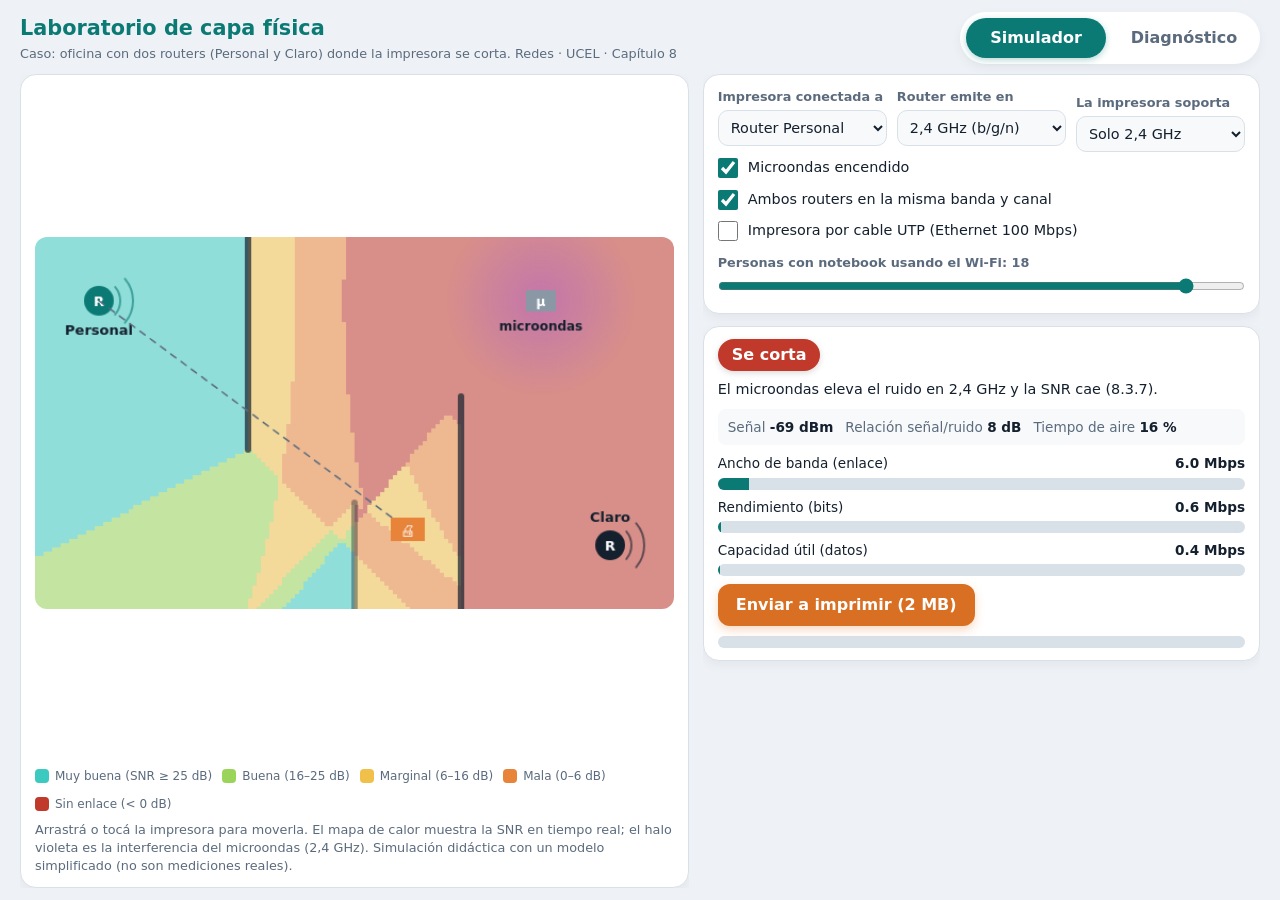
<file: index.html>
<!DOCTYPE html>
<html lang="es">
<head>
<meta charset="utf-8">
<meta name="viewport" content="width=device-width, initial-scale=1, viewport-fit=cover">
<title>Laboratorio de capa física · ¿Por qué no imprime?</title>
<link rel="stylesheet" href="css/styles.css">
</head>
<body>
<main>
  <div class="top">
    <header>
      <h1>Laboratorio de capa física</h1>
      <p class="sub">Caso: oficina con dos routers (Personal y Claro) donde la impresora se corta. Redes · UCEL · Capítulo 8</p>
    </header>
    <div class="tabs">
      <button class="on" data-t="sim">Simulador</button>
      <button data-t="dia">Diagnóstico</button>
    </div>
  </div>

  <section id="sim">
    <div class="col">
      <div class="card cvcard">
        <div id="cvw"><canvas id="cv" width="600" height="350"></canvas></div>
        <div class="legend">
          <span><i class="dot" style="background:#3cc9bf"></i> Muy buena (SNR ≥ 25 dB)</span>
          <span><i class="dot" style="background:#9bd45a"></i> Buena (16–25 dB)</span>
          <span><i class="dot" style="background:#f0c04a"></i> Marginal (6–16 dB)</span>
          <span><i class="dot" style="background:#e8833a"></i> Mala (0–6 dB)</span>
          <span><i class="dot" style="background:#c0392b"></i> Sin enlace (&lt; 0 dB)</span>
        </div>
        <p class="note">Arrastrá o tocá la impresora para moverla. El mapa de calor muestra la SNR en tiempo real; el halo violeta es la interferencia del microondas (2,4 GHz). Simulación didáctica con un modelo simplificado (no son mediciones reales).</p>
      </div>
    </div>

    <div class="col">
      <div class="card">
        <div class="grid">
          <div class="ctl"><label>Impresora conectada a</label><select id="rt"><option value="0">Router Personal</option><option value="1">Router Claro</option></select></div>
          <div class="ctl"><label>Router emite en</label><select id="bd"><option value="2.4">2,4 GHz (b/g/n)</option><option value="5">5 GHz (a/n)</option></select></div>
          <div class="ctl"><label>La impresora soporta</label><select id="ps"><option value="2.4">Solo 2,4 GHz</option><option value="both">2,4 y 5 GHz</option></select></div>
        </div>
        <label class="sw"><input type="checkbox" id="mw" checked> Microondas encendido</label>
        <label class="sw"><input type="checkbox" id="w2" checked> Ambos routers en la misma banda y canal</label>
        <label class="sw"><input type="checkbox" id="cb"> Impresora por cable UTP (Ethernet 100 Mbps)</label>
        <div class="ctl">
          <label>Personas con notebook usando el Wi-Fi: <b id="uv">18</b></label>
          <input type="range" id="us" min="0" max="20" value="18">
        </div>
      </div>
      <div class="card" id="out"></div>
    </div>
  </section>

  <section id="dia" class="hide">
    <div class="col">
      <div class="card" id="sym"></div>
    </div>
    <div class="col">
      <div class="card">
        <b>Causas probables</b>
        <div id="dout"></div>
        <p class="note">Ordena hipótesis del Capítulo 8; no reemplaza medir con tester de cable o analizador de Wi-Fi.</p>
      </div>
    </div>
  </section>
</main>
<script src="js/app.js"></script>
</body>
</html>
</file>
<file: css/styles.css>
:root {
  box-sizing: border-box;
  --bg: #eef2f6; --card: #ffffff; --tx: #14202e; --mu: #5b6b7d;
  --ac: #0b7a75; --bd: #d9e1e8; --wa: #d86f22; --ok: #1e9e5a;
  --bad: #c0392b; --cv: #f7f9fb; --on: #ffffff; --shadow: 0 4px 12px rgba(0,0,0,0.05);
}
@media (prefers-color-scheme: dark) {
  :root {
    --bg: #0b121a; --card: #14202c; --tx: #e8eef4; --mu: #9fb0c1;
    --ac: #3cc9bf; --bd: #27374a; --wa: #f0974f; --ok: #43c783;
    --bad: #ff6b5b; --cv: #101a24; --on: #06121a; --shadow: 0 4px 12px rgba(0,0,0,0.3);
  }
}
* { box-sizing: border-box; margin: 0; padding: 0; }
body { background: var(--bg); color: var(--tx); font-family: system-ui, -apple-system, sans-serif; line-height: 1.5; }
main {
  max-width: 820px; margin: 0 auto;
  padding: max(20px, env(safe-area-inset-top)) 16px max(40px, env(safe-area-inset-bottom));
}
header { margin-bottom: 16px; }
h1 { font-size: 1.4rem; color: var(--ac); }
.sub { color: var(--mu); font-size: 0.9rem; margin-top: 4px; }

.tabs { display: flex; gap: 8px; background: var(--card); border-radius: 999px; padding: 6px; margin-bottom: 16px; box-shadow: var(--shadow); }
.tabs button { flex: 1; border: 0; background: none; color: var(--mu); font: inherit; font-weight: 600; padding: 10px; border-radius: 999px; cursor: pointer; transition: 0.2s; }
.tabs button:hover { color: var(--ac); }
.tabs button.on { background: var(--ac); color: var(--on); box-shadow: 0 2px 6px rgba(11,122,117,0.3); }

.card { background: var(--card); border-radius: 16px; padding: 16px; margin-bottom: 16px; box-shadow: var(--shadow); border: 1px solid var(--bd); }
canvas { width: 100%; height: auto; display: block; border-radius: 12px; background: var(--cv); touch-action: none; cursor: grab; }
canvas:active { cursor: grabbing; }

.grid { display: grid; grid-template-columns: repeat(auto-fit, minmax(180px, 1fr)); gap: 12px; }
.ctl label { display: block; font-size: 0.8rem; color: var(--mu); margin-bottom: 4px; font-weight: 600; }
select { width: 100%; font: inherit; padding: 10px; border-radius: 10px; border: 1px solid var(--bd); background: var(--cv); color: var(--tx); outline: none; }
select:focus { border-color: var(--ac); }

.sw { display: flex; align-items: center; gap: 10px; font-size: 0.95rem; padding: 10px 0; cursor: pointer; }
.sw input { width: 22px; height: 22px; accent-color: var(--ac); cursor: pointer; }

input[type=range] { width: 100%; accent-color: var(--ac); margin-top: 8px; }

.badge { display: inline-block; padding: 6px 16px; border-radius: 999px; color: var(--on); font-weight: 700; font-size: 1rem; box-shadow: 0 2px 6px rgba(0,0,0,0.15); }
.b-ok { background: var(--ok); } .b-bad { background: var(--bad); } .b-mid { background: var(--wa); }

.meter { margin: 12px 0; }
.meter .n { display: flex; justify-content: space-between; font-size: 0.85rem; margin-bottom: 4px; font-weight: 500; }
.bar { height: 12px; background: var(--bd); border-radius: 6px; overflow: hidden; }
.bar i { display: block; height: 100%; background: var(--ac); transition: width 0.4s ease; }
#pb { transition: none; }

.stat { display: flex; gap: 16px; flex-wrap: wrap; font-size: 0.85rem; color: var(--mu); margin: 12px 0; background: var(--cv); padding: 10px; border-radius: 8px; }
.stat b { color: var(--tx); }

button.act { font: inherit; font-weight: 700; border: 0; background: var(--wa); color: var(--on); padding: 12px 20px; border-radius: 12px; cursor: pointer; transition: 0.2s; box-shadow: 0 4px 10px rgba(232,131,58,0.3); }
button.act:hover { transform: translateY(-1px); box-shadow: 0 6px 14px rgba(232,131,58,0.4); }
button.act:active { transform: translateY(1px); }

.prog { margin-top: 12px; }
.note { font-size: 0.8rem; color: var(--mu); margin-top: 12px; line-height: 1.4; }

.chk { display: flex; gap: 12px; align-items: flex-start; padding: 12px 0; border-bottom: 1px solid var(--bd); cursor: pointer; font-size: 0.95rem; }
.chk:last-child { border: 0; }
.chk input { width: 22px; height: 22px; margin-top: 2px; accent-color: var(--ac); flex: none; cursor: pointer; }

.res { border-left: 4px solid var(--ac); padding: 12px; margin: 12px 0; background: var(--cv); border-radius: 0 10px 10px 0; }
.res h3 { margin: 0 0 6px 0; font-size: 1rem; }
.res .f { font-size: 0.85rem; color: var(--mu); }
.lay { font-size: 0.75rem; background: var(--ac); color: var(--on); border-radius: 999px; padding: 2px 10px; margin-right: 8px; vertical-align: middle; }
.pct { float: right; font-weight: 800; color: var(--ac); font-size: 1.1rem; }

.legend { display: flex; gap: 12px; flex-wrap: wrap; font-size: 0.75rem; color: var(--mu); margin-top: 10px; }
.legend span { display: flex; align-items: center; gap: 6px; }
.dot { width: 14px; height: 14px; border-radius: 4px; display: inline-block; }

.hide { display: none !important; }

@media (prefers-reduced-motion: reduce) {
  * { transition: none !important; }
}

/* ============ MODO SIN SCROLL (pantallas anchas) ============ */
@media (min-width: 900px) and (min-height: 600px) {
  html, body { height: 100%; overflow: hidden; }
  main {
    max-width: 1320px; height: 100dvh;
    display: flex; flex-direction: column;
    padding: max(12px, env(safe-area-inset-top)) 20px max(12px, env(safe-area-inset-bottom));
  }
  .top { display: flex; align-items: center; justify-content: space-between; gap: 20px; margin-bottom: 10px; }
  header { margin: 0; }
  h1 { font-size: 1.3rem; }
  .sub { font-size: 0.8rem; margin-top: 0; }
  .tabs { width: 300px; margin: 0; flex: none; }
  .tabs button { padding: 8px; }

  section:not(.hide) {
    flex: 1; min-height: 0;
    display: grid; grid-template-columns: 1.2fr 1fr; gap: 14px;
  }
  .col { display: flex; flex-direction: column; gap: 12px; min-height: 0; overflow-y: auto; }
  .card { margin: 0; padding: 12px 14px; }

  .cvcard { flex: 1; display: flex; flex-direction: column; min-height: 0; }
  #cvw { flex: 1; min-height: 0; display: flex; align-items: center; justify-content: center; overflow: hidden; }
  .legend { margin-top: 8px; gap: 10px; }
  .note { margin-top: 8px; }

  .grid { grid-template-columns: repeat(3, 1fr); gap: 10px; }
  select { padding: 8px; font-size: 0.9rem; }
  .sw { padding: 5px 0; font-size: 0.9rem; }
  .sw input { width: 20px; height: 20px; }
  input[type=range] { margin-top: 2px; }
  #sim .ctl:last-child { margin-top: 6px; }

  .meter { margin: 7px 0; }
  .stat { margin: 8px 0; padding: 8px 10px; gap: 12px; }
  .badge { padding: 4px 14px; }
  button.act { padding: 9px 18px; }
  .prog { margin-top: 8px; }

  .chk { padding: 7px 0; font-size: 0.9rem; }
  .res { margin: 8px 0; padding: 10px 12px; }
}
</file>
